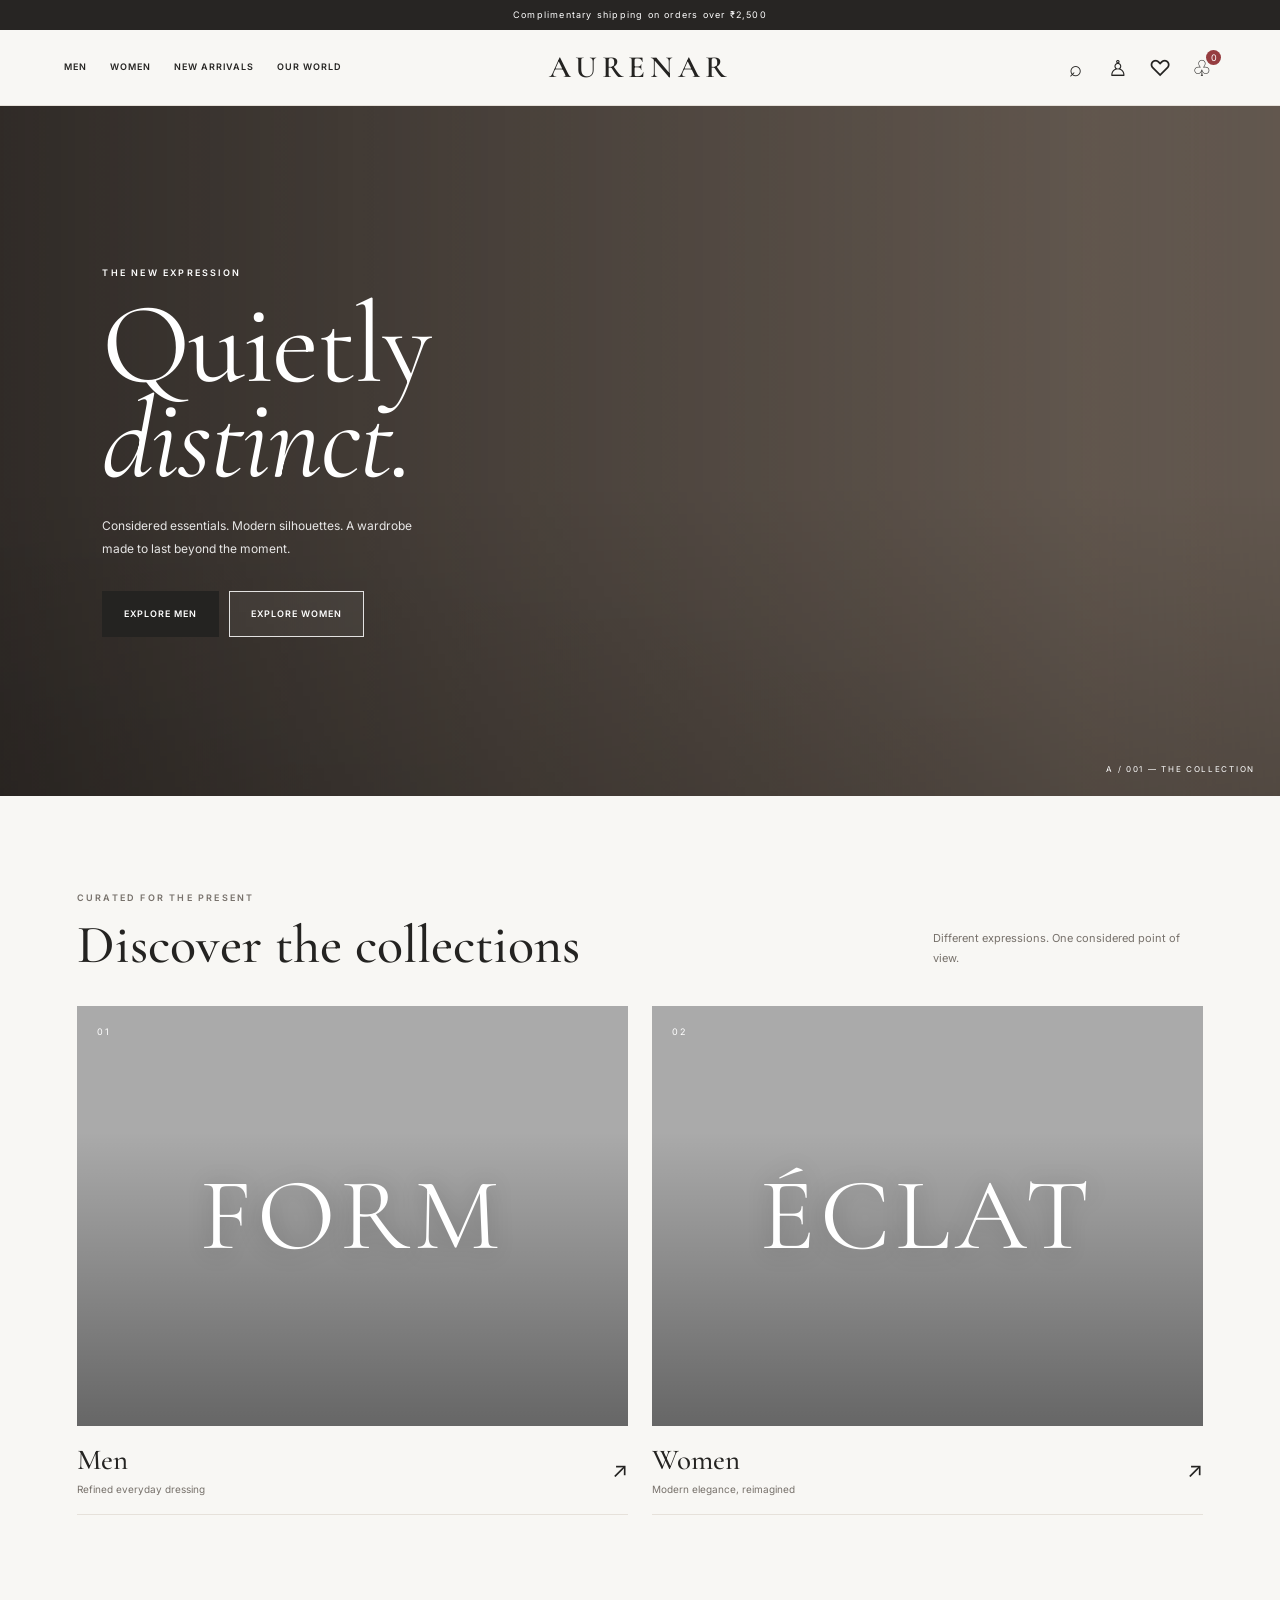
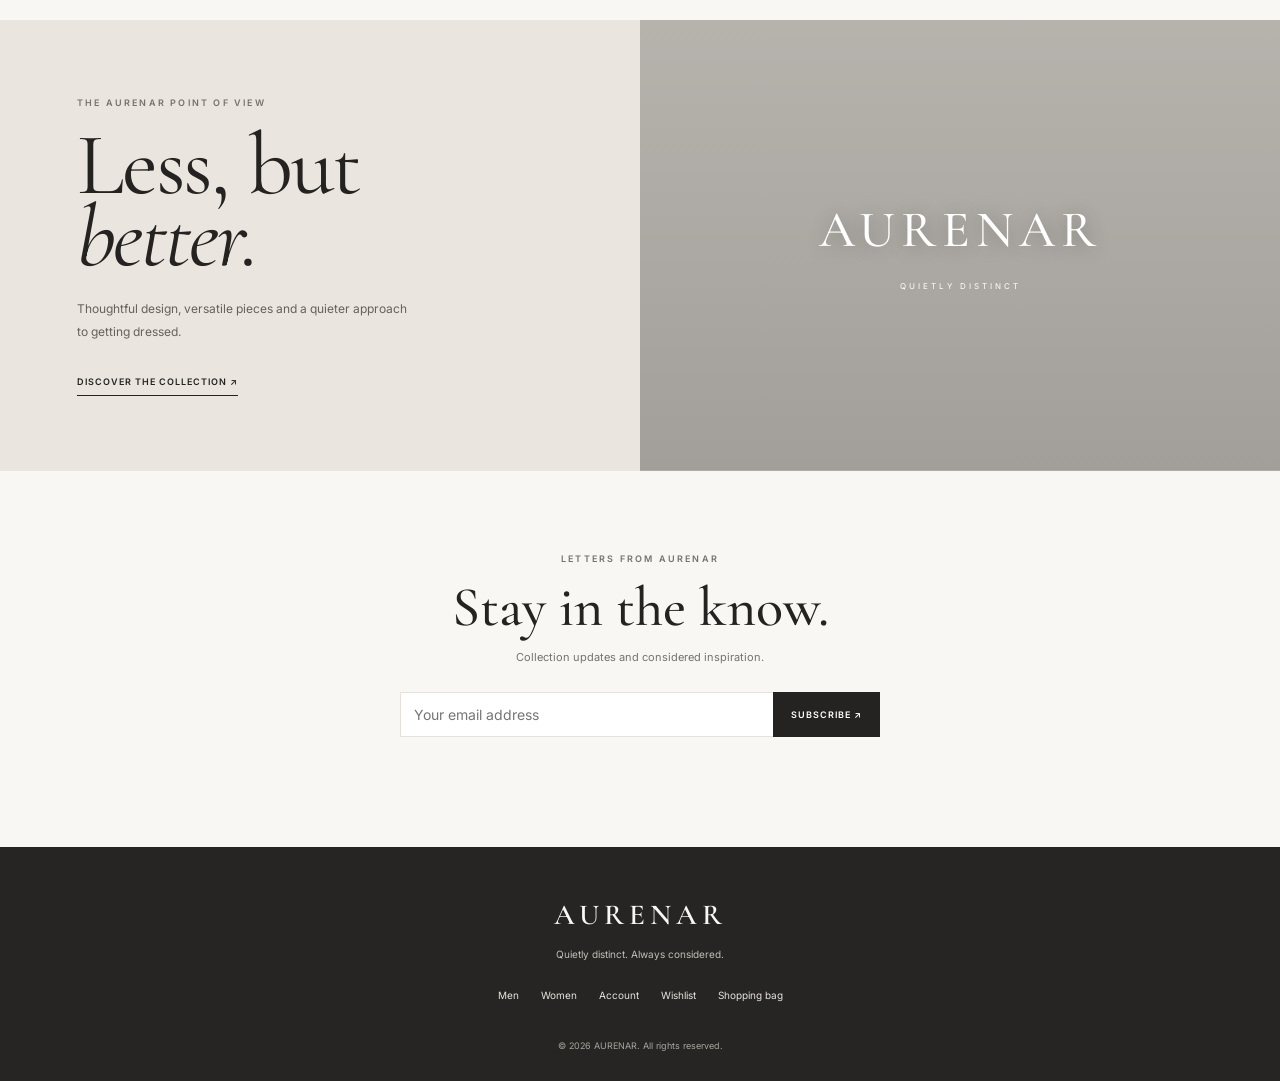
<file: index.html>
<!DOCTYPE html>
<html lang="en">
<head>
  <meta charset="UTF-8">
  <meta name="viewport" content="width=device-width, initial-scale=1">
  <meta name="theme-color" content="#f8f7f4">
  <meta name="description" content="AURENAR — Modern essentials, quietly distinct.">
  <title>AURENAR — Quietly Distinct</title>

  <link rel="preconnect" href="https://fonts.googleapis.com">
  <link rel="preconnect" href="https://fonts.gstatic.com" crossorigin>
  <link href="https://fonts.googleapis.com/css2?family=Cormorant+Garamond:wght@400;500;600;700&family=Inter:wght@400;500;600;700&display=swap" rel="stylesheet">

  <link rel="stylesheet" href="/styles.css?v=5"></head>

<body>
  <div class="announcement">
    Complimentary shipping on orders over ₹2,500
  </div>

  <header class="site-header">
    <button class="icon-button menu-toggle" id="menuToggle"
      type="button" aria-label="Open navigation" aria-expanded="false">
      ☰
    </button>

    <a class="brand" href="./index.html" aria-label="AURENAR home">
      AURENAR
    </a>

    <nav class="desktop-nav" aria-label="Main navigation">
      <a href="./men.html" class="nav-men">MEN</a>
      <a href="./women.html" class="nav-women">WOMEN</a>
      <a href="#new-arrivals">NEW ARRIVALS</a>
      <a href="#our-world">OUR WORLD</a>
    </nav>

    <div class="header-actions">
      <button class="icon-button" type="button" id="searchToggle"
        aria-label="Search products">⌕</button>

      <a class="icon-button" href="./account.html"
        aria-label="My account">♙</a>

      <a class="icon-button" href="./wishlist.html"
        aria-label="Wishlist">♡</a>

      <a class="icon-button bag-link" href="./cart.html"
        aria-label="Shopping bag">
        ♧ <span id="bagCount" class="bag-count">0</span>
      </a>
    </div>
  </header>

  <nav class="mobile-menu" id="mobileMenu" hidden>
    <a href="./men.html" class="mobile-men">MEN</a>
    <a href="./women.html" class="mobile-women">WOMEN</a>
    <a href="#new-arrivals">NEW ARRIVALS</a>
    <a href="#our-world">OUR WORLD</a>
    <a href="./account.html">MY ACCOUNT</a>
    <a href="./wishlist.html">WISHLIST</a>
    <a href="./cart.html">SHOPPING BAG</a>
  </nav>

  <form class="search-panel" id="searchForm" hidden>
    <label for="searchInput">What are you looking for?</label>
    <div class="search-row">
      <input id="searchInput" type="search"
        placeholder="Search clothing..." autocomplete="off">
      <button type="submit">SEARCH</button>
      <button type="button" id="searchClose"
        aria-label="Close search">✕</button>
    </div>
    <p id="searchMessage" aria-live="polite"></p>
  </form>

  <main>
    <section class="hero">
      <div class="hero-image" role="img"
        aria-label="Minimal contemporary fashion editorial"></div>

      <div class="hero-content">
        <p class="eyebrow">THE NEW EXPRESSION</p>
        <h1>Quietly<br><em>distinct.</em></h1>
        <p class="hero-description">
          Considered essentials. Modern silhouettes.
          A wardrobe made to last beyond the moment.
        </p>

        <div class="hero-buttons">
          <a class="button button-dark" href="./men.html">EXPLORE MEN</a>
          <a class="button button-light" href="./women.html">EXPLORE WOMEN</a>
        </div>
      </div>

      <span class="hero-index">A / 001 — THE COLLECTION</span>
    </section>

    <section class="collection-section" id="new-arrivals">
      <div class="section-heading">
        <div>
          <p class="eyebrow">CURATED FOR THE PRESENT</p>
          <h2>Discover the collections</h2>
        </div>
        <p class="section-note">
          Different expressions. One considered point of view.
        </p>
      </div>

      <div class="collection-grid">
        <a class="collection-card collection-men" href="./men.html">
          <div class="collection-art men-art">
            <span class="collection-number">01</span>
            <span class="collection-word">FORM</span>
          </div>
          <div class="collection-caption">
            <div>
              <h3>Men</h3>
              <p>Refined everyday dressing</p>
            </div>
            <span aria-hidden="true">↗</span>
          </div>
        </a>

        <a class="collection-card collection-women" href="./women.html">
          <div class="collection-art women-art">
            <span class="collection-number">02</span>
            <span class="collection-word">ÉCLAT</span>
          </div>
          <div class="collection-caption">
            <div>
              <h3>Women</h3>
              <p>Modern elegance, reimagined</p>
            </div>
            <span aria-hidden="true">↗</span>
          </div>
        </a>
      </div>
    </section>

    <section class="editorial" id="our-world">
      <div class="editorial-copy">
        <p class="eyebrow">THE AURENAR POINT OF VIEW</p>
        <h2>Less, but<br><em>better.</em></h2>
        <p>
          Thoughtful design, versatile pieces and a quieter
          approach to getting dressed.
        </p>
        <a class="text-link" href="./men.html">DISCOVER THE COLLECTION ↗</a>
      </div>
      <div class="editorial-art">
        <span>AURENAR</span>
        <p>QUIETLY DISTINCT</p>
      </div>
    </section>

    <section class="newsletter">
      <p class="eyebrow">LETTERS FROM AURENAR</p>
      <h2>Stay in the know.</h2>
      <p>Collection updates and considered inspiration.</p>

      <form id="newsletterForm" class="newsletter-form">
        <label class="visually-hidden" for="newsletterEmail">
          Email address
        </label>
        <input id="newsletterEmail" type="email"
          placeholder="Your email address" required>
        <button type="submit">SUBSCRIBE ↗</button>
      </form>
      <p id="newsletterMessage" aria-live="polite"></p>
    </section>
  </main>

  <footer class="site-footer">
    <a class="footer-brand" href="./index.html">AURENAR</a>
    <p>Quietly distinct. Always considered.</p>

    <div class="footer-links">
      <a href="./men.html">Men</a>
      <a href="./women.html">Women</a>
      <a href="./account.html">Account</a>
      <a href="./wishlist.html">Wishlist</a>
      <a href="./cart.html">Shopping bag</a>
    </div>

    <small>© <span id="currentYear"></span> AURENAR. All rights reserved.</small>
  </footer>

  <script>
    (() => {
      const $ = id => document.getElementById(id);

      $("currentYear").textContent = new Date().getFullYear();

      $("menuToggle").addEventListener("click", () => {
        const menu = $("mobileMenu");
        const isOpening = menu.hidden;
        menu.hidden = !isOpening;
        $("menuToggle").setAttribute("aria-expanded", String(isOpening));
        $("menuToggle").setAttribute(
          "aria-label", isOpening ? "Close navigation" : "Open navigation"
        );
      });

      $("mobileMenu").addEventListener("click", event => {
        if (event.target.closest("a")) {
          $("mobileMenu").hidden = true;
          $("menuToggle").setAttribute("aria-expanded", "false");
        }
      });

      $("searchToggle").addEventListener("click", () => {
        const panel = $("searchForm");
        panel.hidden = !panel.hidden;
        if (!panel.hidden) $("searchInput").focus();
      });

      $("searchClose").addEventListener("click", () => {
        $("searchForm").hidden = true;
        $("searchMessage").textContent = "";
      });

      $("searchForm").addEventListener("submit", event => {
        event.preventDefault();
        const query = $("searchInput").value.trim();
        if (!query) {
          $("searchMessage").textContent = "Enter a product name to search.";
          return;
        }

        sessionStorage.setItem("aurenar_search_query", query);
        window.location.href = "./search.html?q=" + encodeURIComponent(query);
      });

      // Display a count only when the existing cart stores its items here.
      // The final cart integration will standardise this storage format.
      function updateBagCount() {
        try {
          const saved = JSON.parse(
            localStorage.getItem("aurenar_cart") || "[]"
          );
          const count = Array.isArray(saved)
            ? saved.reduce((sum, item) => sum + Math.max(0, Number(item.quantity) || 0), 0)
            : 0;
          $("bagCount").textContent = count;
        } catch {
          $("bagCount").textContent = "0";
        }
      }

      updateBagCount();

      // Newsletter is not falsely presented as connected to a mailing service.
      $("newsletterForm").addEventListener("submit", event => {
        event.preventDefault();
        $("newsletterMessage").textContent =
          "Newsletter signup needs a connected email service before it can be activated.";
      });
    })();
  </script>
</body>
</html>
</file>
<file: styles.css>
/* ==========================================
   AURENAR — LUXURY STOREFRONT V5
   Quietly Distinct
   ========================================== */

:root {
  --background: #f8f7f4;
  --surface: #fff;
  --text: #242321;
  --muted: #77716b;
  --border: #e6e1da;
  --accent: #963d40;
  --heading-font: "Cormorant Garamond", Georgia, serif;
  --body-font: "Inter", Arial, sans-serif;
  --page-width: 1600px;
}

* {
  box-sizing: border-box;
}

html {
  scroll-behavior: smooth;
  scroll-padding-top: 90px;
  -webkit-text-size-adjust: 100%;
}

body {
  margin: 0;
  background: var(--background);
  color: var(--text);
  font-family: var(--body-font);
  font-size: 14px;
  line-height: 1.6;
  -webkit-font-smoothing: antialiased;
}

body,
button,
input,
select,
textarea {
  font-family: var(--body-font);
}

button,
input,
select,
textarea {
  font-size: inherit;
}

button,
a {
  -webkit-tap-highlight-color: transparent;
}

a {
  color: inherit;
  text-decoration: none;
}

button {
  color: inherit;
}

img {
  display: block;
  max-width: 100%;
}

button,
a,
input {
  outline-color: var(--accent);
}

button:focus-visible,
a:focus-visible,
input:focus-visible {
  outline: 2px solid var(--accent);
  outline-offset: 3px;
}

[hidden] {
  display: none !important;
}

::selection {
  background: #e9d7d3;
  color: #242321;
}

/* Announcement */

.announcement {
  min-height: 30px;
  display: flex;
  align-items: center;
  justify-content: center;
  padding: 6px 12px;
  background: #272523;
  color: #fff;
  text-align: center;
  font-size: 9px;
  letter-spacing: 1.2px;
  line-height: 1.5;
}

/* Header */

.site-header {
  position: relative;
  z-index: 50;
  width: 100%;
  min-height: 76px;
  display: grid;
  grid-template-columns: 1fr auto 1fr;
  align-items: center;
  gap: 20px;
  padding: 14px 5%;
  background: var(--background);
  border-bottom: 1px solid var(--border);
}

.brand,
.footer-brand {
  font-family: var(--heading-font);
  font-weight: 600;
  letter-spacing: 5px;
  white-space: nowrap;
}

.brand {
  grid-column: 2;
  grid-row: 1;
  font-size: 31px;
  line-height: 1;
  text-align: center;
}

.desktop-nav {
  grid-column: 1;
  grid-row: 1;
  display: flex;
  align-items: center;
  justify-content: flex-start;
  gap: clamp(12px, 1.8vw, 26px);
  white-space: nowrap;
}

.desktop-nav a {
  position: relative;
  padding: 8px 0;
  font-size: 9px;
  font-weight: 600;
  letter-spacing: 1px;
}

.desktop-nav a::after {
  content: "";
  position: absolute;
  right: 0;
  bottom: 2px;
  left: 0;
  height: 1px;
  background: currentColor;
  transform: scaleX(0);
  transform-origin: left;
  transition: transform 0.25s ease;
}

.desktop-nav a:hover::after {
  transform: scaleX(1);
}

.header-actions {
  grid-column: 3;
  grid-row: 1;
  display: flex;
  align-items: center;
  justify-content: flex-end;
  gap: 13px;
}

.icon-button {
  position: relative;
  min-width: 29px;
  min-height: 34px;
  display: inline-flex;
  align-items: center;
  justify-content: center;
  padding: 3px;
  border: 0;
  background: transparent;
  color: var(--text);
  font-size: 22px;
  line-height: 1;
  cursor: pointer;
}

.icon-button:hover {
  color: var(--accent);
}

.bag-count {
  position: absolute;
  top: -1px;
  right: -5px;
  min-width: 15px;
  height: 15px;
  display: flex;
  align-items: center;
  justify-content: center;
  padding: 0 3px;
  border-radius: 50%;
  background: var(--accent);
  color: #fff;
  font-size: 9px;
}

.menu-toggle {
  display: none;
}

/* Mobile navigation */

.mobile-menu {
  position: absolute;
  top: 106px;
  right: 0;
  left: 0;
  z-index: 60;
  padding: 12px 22px 22px;
  background: var(--background);
  border-bottom: 1px solid var(--border);
  box-shadow: 0 15px 30px rgb(0 0 0 / 8%);
}

.mobile-menu a {
  display: block;
  padding: 14px 0;
  border-bottom: 1px solid var(--border);
  font-size: 11px;
  font-weight: 600;
  letter-spacing: 1.2px;
}

.mobile-menu .mobile-men {
  color: #72272e;
}

.mobile-menu .mobile-women {
  color: #90608f;
}

/* Search */

.search-panel {
  position: relative;
  z-index: 40;
  padding: 22px 6%;
  background: #efede8;
  border-bottom: 1px solid var(--border);
}

.search-panel label {
  display: block;
  margin-bottom: 10px;
  font-size: 11px;
}

.search-row {
  display: flex;
  align-items: stretch;
  gap: 10px;
}

.search-row input,
.newsletter-form input {
  min-width: 0;
  flex: 1;
  padding: 13px;
  border: 1px solid var(--border);
  border-radius: 0;
  background: #fff;
  color: var(--text);
}

.search-row button,
.newsletter-form button {
  padding: 12px 17px;
  border: 1px solid var(--text);
  background: var(--text);
  color: #fff;
  font-size: 9px;
  font-weight: 600;
  letter-spacing: 1px;
  cursor: pointer;
  transition: background 0.2s ease;
}

.search-row button:hover,
.newsletter-form button:hover {
  background: var(--accent);
  border-color: var(--accent);
}

#searchMessage,
#newsletterMessage {
  color: var(--muted);
  font-size: 11px;
}

/* ==========================================
   HERO — FASHION EDITORIAL PHOTOGRAPHY
   ========================================== */

.hero {
  position: relative;
  width: 100%;
  max-width: var(--page-width);
  min-height: min(690px, 72vw);
  min-height: clamp(490px, 54vw, 690px);
  display: flex;
  align-items: center;
  margin: 0 auto;
  overflow: hidden;
  isolation: isolate;
  background: #6e6258;
}

.hero-image {
  position: absolute;
  z-index: -2;
  inset: 0;
  background-image:
    linear-gradient(
      90deg,
      rgb(22 20 19 / 70%) 0%,
      rgb(22 20 19 / 43%) 38%,
      rgb(22 20 19 / 5%) 100%
    ),
    url("https://images.unsplash.com/photo-1617137968427-85924c800a22?auto=format&fit=crop&w=2200&q=85");
  background-position: center, center 36%;
  background-size: cover;
  background-repeat: no-repeat;
  transform: scale(1.01);
  animation: heroReveal 1.1s ease both;
}

.hero-image::before {
  content: "";
  position: absolute;
  inset: 0;
  background: linear-gradient(
    0deg,
    rgb(0 0 0 / 17%),
    transparent 45%
  );
}

.hero-image::after {
  content: "";
  position: absolute;
  top: 0;
  right: 0;
  bottom: 0;
  width: 15%;
  background: linear-gradient(90deg, transparent, rgb(0 0 0 / 7%));
}

.hero-content {
  position: relative;
  z-index: 2;
  width: min(570px, 72%);
  margin-left: 8%;
  padding: 75px 0;
  color: #fff;
  animation: contentReveal 0.9s 0.1s ease both;
}

.eyebrow {
  margin: 0 0 18px;
  font-size: 9px;
  font-weight: 600;
  letter-spacing: 2.2px;
  line-height: 1.7;
}

.hero h1,
.editorial h2 {
  margin: 0;
  font-family: var(--heading-font);
  font-size: clamp(72px, 9vw, 116px);
  font-weight: 400;
  line-height: 0.82;
  letter-spacing: -2px;
}

.hero h1 em,
.editorial h2 em {
  font-weight: 400;
}

.hero-description {
  max-width: 340px;
  margin: 28px 0 30px;
  font-size: 12px;
  line-height: 1.9;
  color: rgb(255 255 255 / 88%);
}

.hero-buttons {
  display: flex;
  flex-wrap: wrap;
  gap: 10px;
}

.button {
  min-height: 46px;
  display: inline-flex;
  align-items: center;
  justify-content: center;
  padding: 14px 21px;
  border: 1px solid transparent;
  font-size: 9px;
  font-weight: 600;
  letter-spacing: 1px;
  transition:
    background 0.25s ease,
    color 0.25s ease,
    border-color 0.25s ease;
}

.button-dark {
  border-color: #242321;
  background: #242321;
  color: #fff;
}

.button-dark:hover {
  border-color: var(--accent);
  background: var(--accent);
}

.button-light {
  border-color: rgb(255 255 255 / 85%);
  background: rgb(255 255 255 / 5%);
  color: #fff;
}

.button-light:hover {
  background: #fff;
  color: #242321;
}

.hero-index {
  position: absolute;
  right: 25px;
  bottom: 20px;
  z-index: 3;
  color: #fff;
  font-size: 8px;
  letter-spacing: 1.7px;
}

@keyframes heroReveal {
  from {
    opacity: 0.65;
    transform: scale(1.045);
  }

  to {
    opacity: 1;
    transform: scale(1.01);
  }
}

@keyframes contentReveal {
  from {
    opacity: 0;
    transform: translateY(15px);
  }

  to {
    opacity: 1;
    transform: translateY(0);
  }
}

/* ==========================================
   COLLECTIONS
   ========================================== */

.collection-section {
  width: 100%;
  max-width: var(--page-width);
  margin: 0 auto;
  padding: 94px 6% 105px;
}

.section-heading {
  display: flex;
  align-items: flex-end;
  justify-content: space-between;
  gap: 24px;
  margin-bottom: 32px;
}

.section-heading .eyebrow {
  margin-bottom: 12px;
  color: var(--muted);
}

.section-heading h2,
.newsletter h2 {
  margin: 0;
  font-family: var(--heading-font);
  font-size: clamp(38px, 4.5vw, 54px);
  font-weight: 500;
  line-height: 1.05;
}

.section-note {
  max-width: 270px;
  margin: 0 0 5px;
  color: var(--muted);
  font-size: 11px;
  line-height: 1.8;
}

.collection-grid {
  display: grid;
  grid-template-columns: repeat(2, minmax(0, 1fr));
  gap: 24px;
}

.collection-card {
  min-width: 0;
  display: block;
}

.collection-art {
  position: relative;
  min-height: 420px;
  display: flex;
  align-items: center;
  justify-content: center;
  overflow: hidden;
  isolation: isolate;
  background-color: #aaa;
  transition: filter 0.35s ease;
}

.collection-card:hover .collection-art {
  filter: brightness(0.91);
}

.collection-art::before {
  content: "";
  position: absolute;
  z-index: -1;
  inset: 0;
  background: linear-gradient(
    0deg,
    rgb(0 0 0 / 40%),
    transparent 70%
  );
  transition: opacity 0.3s ease;
}

.collection-card:hover .collection-art::before {
  opacity: 0.8;
}

.men-art {
  background-image: url("https://images.unsplash.com/photo-1515886657613-9f3515b0c78f?auto=format&fit=crop&w=1100&q=85");
  background-position: center 28%;
  background-size: cover;
  color: #fff;
}

.women-art {
  background-image: url("https://images.unsplash.com/photo-1539109136881-3be0616acf4b?auto=format&fit=crop&w=1100&q=85");
  background-position: center 25%;
  background-size: cover;
  color: #fff;
}

.collection-number {
  position: absolute;
  top: 19px;
  left: 20px;
  color: #fff;
  font-size: 9px;
  letter-spacing: 2px;
}

.collection-word {
  position: relative;
  z-index: 2;
  font-family: var(--heading-font);
  font-size: clamp(52px, 8vw, 104px);
  font-weight: 400;
  letter-spacing: 5px;
  text-align: center;
  text-shadow: 0 2px 24px rgb(0 0 0 / 22%);
  transition: transform 0.35s ease;
}

.collection-card:hover .collection-word {
  transform: translateY(-5px);
}

.collection-caption {
  display: flex;
  align-items: center;
  justify-content: space-between;
  gap: 14px;
  padding: 17px 0;
  border-bottom: 1px solid var(--border);
}

.collection-caption h3 {
  margin: 0;
  font-family: var(--heading-font);
  font-size: 29px;
  font-weight: 500;
  line-height: 1.15;
}

.collection-caption p {
  margin: 5px 0 0;
  color: var(--muted);
  font-size: 10px;
}

.collection-caption > span {
  font-size: 21px;
  transition: transform 0.2s ease;
}

.collection-card:hover .collection-caption > span {
  transform: translate(3px, -3px);
}

/* ==========================================
   EDITORIAL
   ========================================== */

.editorial {
  display: grid;
  grid-template-columns: 1fr 1fr;
  min-height: 440px;
  background: #eae6df;
}

.editorial-copy {
  align-self: center;
  padding: 75px 12%;
}

.editorial-copy .eyebrow {
  color: var(--muted);
}

.editorial h2 {
  font-size: clamp(64px, 7vw, 88px);
}

.editorial-copy > p:not(.eyebrow) {
  max-width: 330px;
  margin: 25px 0;
  color: #66615b;
  font-size: 12px;
  line-height: 1.9;
}

.text-link {
  display: inline-block;
  padding-bottom: 6px;
  border-bottom: 1px solid var(--text);
  font-size: 9px;
  font-weight: 600;
  letter-spacing: 1px;
  transition: color 0.2s ease;
}

.text-link:hover {
  color: var(--accent);
  border-color: var(--accent);
}

.editorial-art {
  position: relative;
  min-height: 380px;
  display: flex;
  flex-direction: column;
  align-items: center;
  justify-content: center;
  overflow: hidden;
  background-image:
    linear-gradient(rgb(28 25 23 / 25%), rgb(28 25 23 / 35%)),
    url("https://images.unsplash.com/photo-1490481651871-ab68de25d43d?auto=format&fit=crop&w=1300&q=85");
  background-position: center;
  background-size: cover;
  color: #fff;
  text-align: center;
}

.editorial-art span {
  font-family: var(--heading-font);
  font-size: clamp(34px, 4vw, 56px);
  font-weight: 500;
  letter-spacing: 6px;
  text-shadow: 0 2px 20px rgb(0 0 0 / 30%);
}

.editorial-art p {
  font-size: 8px;
  letter-spacing: 3px;
}

/* ==========================================
   NEWSLETTER
   ========================================== */

.newsletter {
  padding: 80px 20px 85px;
  text-align: center;
}

.newsletter .eyebrow {
  margin-bottom: 12px;
  color: var(--muted);
}

.newsletter h2 {
  font-size: clamp(40px, 5vw, 56px);
}

.newsletter > p:not(.eyebrow) {
  margin: 12px 0 25px;
  color: var(--muted);
  font-size: 11px;
}

.newsletter-form {
  width: min(480px, 100%);
  display: flex;
  margin: 0 auto;
}

.newsletter-form input {
  min-width: 0;
  flex: 1;
  border-right: 0;
  border-radius: 0;
}

.newsletter-form button {
  white-space: nowrap;
}

/* ==========================================
   FOOTER
   ========================================== */

.site-footer {
  padding: 45px 20px 26px;
  background: #272523;
  color: #f8f7f4;
  text-align: center;
}

.footer-brand {
  display: inline-block;
  font-size: 29px;
}

.site-footer > p {
  margin: 8px 0 25px;
  color: #c4beb7;
  font-size: 10px;
}

.footer-links {
  display: flex;
  align-items: center;
  justify-content: center;
  flex-wrap: wrap;
  gap: 22px;
  margin-bottom: 30px;
}

.footer-links a {
  color: #e7e3dd;
  font-size: 10px;
  transition: color 0.2s ease;
}

.footer-links a:hover {
  color: #c99a9a;
}

.site-footer small {
  color: #aaa39b;
  font-size: 9px;
}

.visually-hidden {
  position: absolute;
  width: 1px;
  height: 1px;
  overflow: hidden;
  clip: rect(0, 0, 0, 0);
  white-space: nowrap;
  clip-path: inset(50%);
}

/* ==========================================
   SHARED PRODUCT COMPONENTS
   Applies when these elements exist on other
   AURENAR pages using this stylesheet.
   ========================================== */

.product-grid {
  display: grid;
  grid-template-columns: repeat(4, minmax(0, 1fr));
  gap: 24px 15px;
}

.product-card {
  position: relative;
  min-width: 0;
}

.product-image,
.product-card img {
  width: 100%;
  aspect-ratio: 3 / 4;
  object-fit: cover;
  background: #eeebe5;
}

.product-image {
  position: relative;
  overflow: hidden;
}

.product-card img {
  transition: transform 0.4s ease;
}

.product-card:hover img {
  transform: scale(1.025);
}

.product-name {
  margin: 10px 0 4px;
  font-size: 12px;
  font-weight: 500;
}

.product-price {
  margin: 0;
  font-size: 12px;
}

.product-category {
  margin: 3px 0;
  color: var(--muted);
  font-size: 10px;
}

.wishlist-button {
  position: absolute;
  top: 10px;
  right: 10px;
  z-index: 5;
  width: 35px;
  height: 35px;
  display: flex;
  align-items: center;
  justify-content: center;
  border: 0;
  border-radius: 50%;
  background: rgb(255 255 255 / 92%);
  color: #242321;
  font-size: 21px;
  cursor: pointer;
}

.wishlist-button.active,
.wishlist-button[aria-pressed="true"] {
  color: #a52f3a;
}

/* General page containers */

.page-container {
  width: min(1280px, 90%);
  margin: 0 auto;
  padding: 45px 0 80px;
}

.page-title {
  margin: 0 0 12px;
  font-family: var(--heading-font);
  font-size: clamp(38px, 6vw, 64px);
  font-weight: 500;
  line-height: 1.1;
}

.page-description {
  color: var(--muted);
  font-size: 12px;
}

input,
select,
textarea {
  max-width: 100%;
}

input,
select,
textarea {
  border-radius: 0;
}

button:disabled {
  opacity: 0.55;
  cursor: not-allowed;
}

/* ==========================================
   TABLET
   ========================================== */

@media (max-width: 1050px) {
  .site-header {
    gap: 12px;
    padding-right: 3%;
    padding-left: 3%;
  }

  .brand {
    font-size: 27px;
    letter-spacing: 4px;
  }

  .desktop-nav {
    gap: 12px;
  }

  .desktop-nav a {
    font-size: 8px;
    letter-spacing: 0.5px;
  }

  .header-actions {
    gap: 7px;
  }

  .collection-art {
    min-height: 340px;
  }

  .product-grid {
    grid-template-columns: repeat(3, minmax(0, 1fr));
  }
}

/* ==========================================
   MOBILE
   ========================================== */

@media (max-width: 720px) {
  html {
    scroll-padding-top: 70px;
  }

  .announcement {
    min-height: 28px;
    padding: 5px 8px;
    font-size: 8px;
    letter-spacing: 0.6px;
  }

  .site-header {
    min-height: 68px;
    grid-template-columns: 35px minmax(0, 1fr) auto;
    gap: 7px;
    padding: 11px 12px;
  }

  .menu-toggle {
    grid-column: 1;
    grid-row: 1;
    display: inline-flex;
    font-size: 21px;
  }

  .brand {
    grid-column: 2;
    grid-row: 1;
    justify-self: center;
    font-size: 25px;
    letter-spacing: 3px;
  }

  .desktop-nav {
    display: none;
  }

  .header-actions {
    grid-column: 3;
    grid-row: 1;
    gap: 3px;
  }

  .header-actions .icon-button {
    min-width: 24px;
    min-height: 32px;
    font-size: 19px;
  }

  .header-actions a[aria-label="My account"] {
    display: none;
  }

  .mobile-menu {
    top: 96px;
  }

  .search-panel {
    padding: 18px 15px;
  }

  .search-row {
    flex-wrap: wrap;
  }

  .search-row input {
    flex-basis: 100%;
  }

  .search-row button {
    flex: 1;
  }

  .hero {
    min-height: 560px;
    align-items: flex-end;
  }

  .hero-image {
    background-image:
      linear-gradient(
        0deg,
        rgb(19 17 16 / 82%) 0%,
        rgb(19 17 16 / 48%) 42%,
        rgb(19 17 16 / 7%) 100%
      ),
      url("https://images.unsplash.com/photo-1617137968427-85924c800a22?auto=format&fit=crop&w=1000&q=85");
    background-position: center, 58% center;
  }

  .hero-content {
    width: 100%;
    margin: 0;
    padding: 42px 22px 58px;
  }

  .hero .eyebrow {
    margin-bottom: 16px;
  }

  .hero h1 {
    font-size: clamp(68px, 17vw, 92px);
  }

  .hero-description {
    max-width: 300px;
    margin: 21px 0 24px;
    font-size: 11px;
  }

  .hero-buttons {
    gap: 8px;
  }

  .button {
    min-height: 44px;
    padding: 12px 13px;
    font-size: 8px;
  }

  .hero-index {
    right: 14px;
    bottom: 12px;
    font-size: 7px;
  }

  .collection-section {
    padding: 56px 15px 62px;
  }

  .section-heading {
    display: block;
    margin-bottom: 21px;
  }

  .section-heading h2 {
    font-size: 39px;
  }

  .section-note {
    max-width: 300px;
    margin-top: 12px;
    font-size: 10px;
  }

  .collection-grid {
    grid-template-columns: repeat(2, minmax(0, 1fr));
    gap: 10px;
  }

  .collection-art {
    min-height: 250px;
  }

  .collection-number {
    top: 12px;
    left: 10px;
    font-size: 8px;
  }

  .collection-word {
    font-size: clamp(30px, 8.5vw, 50px);
    letter-spacing: 1px;
  }

  .collection-caption {
    align-items: flex-start;
    gap: 5px;
    padding: 12px 0;
  }

  .collection-caption h3 {
    font-size: 24px;
  }

  .collection-caption p {
    font-size: 9px;
    line-height: 1.5;
  }

  .collection-caption > span {
    font-size: 18px;
  }

  .editorial {
    grid-template-columns: 1fr;
  }

  .editorial-copy {
    padding: 55px 23px;
  }

  .editorial h2 {
    font-size: 68px;
  }

  .editorial-art {
    min-height: 300px;
  }

  .editorial-art span {
    font-size: 36px;
    letter-spacing: 4px;
  }

  .newsletter {
    padding: 57px 16px 62px;
  }

  .newsletter h2 {
    font-size: 40px;
  }

  .newsletter-form input {
    padding: 12px 10px;
    font-size: 11px;
  }

  .newsletter-form button {
    padding: 12px 10px;
    font-size: 8px;
  }

  .site-footer {
    padding: 36px 15px 23px;
  }

  .footer-links {
    gap: 13px 18px;
  }

  .product-grid {
    grid-template-columns: repeat(2, minmax(0, 1fr));
    gap: 22px 10px;
  }

  .page-container {
    width: calc(100% - 30px);
    padding: 30px 0 55px;
  }
}

/* Small phones */

@media (max-width: 360px) {
  .site-header {
    padding-right: 8px;
    padding-left: 8px;
  }

  .brand {
    font-size: 21px;
    letter-spacing: 2px;
  }

  .header-actions {
    gap: 1px;
  }

  .header-actions .icon-button {
    min-width: 22px;
    font-size: 18px;
  }

  .hero {
    min-height: 510px;
  }

  .hero-content {
    padding-right: 16px;
    padding-left: 16px;
  }

  .hero-buttons {
    gap: 6px;
  }

  .button {
    padding-right: 10px;
    padding-left: 10px;
  }

  .collection-art {
    min-height: 210px;
  }

  .collection-word {
    font-size: 29px;
  }

  .collection-caption h3 {
    font-size: 22px;
  }

  .newsletter-form {
    flex-direction: column;
    gap: 8px;
  }

  .newsletter-form input {
    border-right: 1px solid var(--border);
  }

  .newsletter-form button {
    min-height: 42px;
  }
}

/* Respect reduced-motion preferences */

@media (prefers-reduced-motion: reduce) {
  *,
  *::before,
  *::after {
    scroll-behavior: auto !important;
    animation-duration: 0.01ms !important;
    animation-iteration-count: 1 !important;
    transition-duration: 0.01ms !important;
  }
}
/* AURENAR — Product page drawers */
.overlay {
  position: fixed;
  inset: 0;
  z-index: 90;
  background: rgba(0, 0, 0, 0.38);
  opacity: 0;
  visibility: hidden;
  transition: opacity 0.25s ease, visibility 0.25s ease;
}

.overlay.open {
  opacity: 1;
  visibility: visible;
}

.drawer {
  position: fixed;
  z-index: 100;
  top: 0;
  right: 0;
  width: min(460px, 100%);
  height: 100dvh;
  display: flex;
  flex-direction: column;
  background: #f7f6f2;
  color: #171715;
  box-shadow: -10px 0 35px rgba(0, 0, 0, 0.08);
  transform: translateX(105%);
  visibility: hidden;
  transition: transform 0.3s ease, visibility 0.3s ease;
}

.drawer.open {
  transform: translateX(0);
  visibility: visible;
}

.drawer--wide {
  width: min(520px, 100%);
}

.drawer--checkout {
  width: min(560px, 100%);
}

.drawer-head {
  min-height: 76px;
  padding: 18px 22px;
  display: flex;
  align-items: center;
  justify-content: space-between;
  border-bottom: 1px solid #dedbd4;
}

.drawer-head h2 {
  margin: 0;
  font-family: "Cormorant Garamond", serif;
  font-size: 30px;
  font-weight: 500;
}

.close-btn {
  width: 38px;
  height: 38px;
  font-size: 27px;
}

.drawer-body,
.search-wrap {
  padding: 22px;
  overflow-y: auto;
}

.drawer-foot {
  margin-top: auto;
  padding: 20px 22px;
  border-top: 1px solid #dedbd4;
}

.search-wrap input,
.checkout-form input,
.auth-form input {
  width: 100%;
  min-height: 48px;
  padding: 12px;
  border: 1px solid #c9c5bc;
  background: #fff;
  color: #171715;
}

.search-result {
  display: flex;
  align-items: center;
  gap: 14px;
  padding: 12px 0;
  border-bottom: 1px solid #dedbd4;
}

.search-result img {
  width: 58px;
  height: 72px;
  object-fit: cover;
}

.checkout-form {
  display: grid;
  gap: 14px;
}

.two-col {
  display: grid;
  grid-template-columns: 1fr 1fr;
  gap: 10px;
}

.primary-btn,
.secondary-btn {
  min-height: 48px;
  padding: 12px 18px;
  border: 1px solid #171715;
  font-size: 11px;
  letter-spacing: 1px;
}

.primary-btn {
  background: #171715;
  color: #fff;
}

.secondary-btn {
  background: transparent;
  color: #171715;
}

.empty-state,
.form-message {
  padding: 18px 0;
  color: #77746e;
  font-size: 13px;
}

.toast {
  position: fixed;
  z-index: 120;
  left: 50%;
  bottom: 24px;
  padding: 12px 18px;
  background: #171715;
  color: white;
  transform: translate(-50%, 20px);
  opacity: 0;
  visibility: hidden;
  transition: 0.2s ease;
}

.toast.show {
  transform: translate(-50%, 0);
  opacity: 1;
  visibility: visible;
}

[hidden] {
  display: none !important;
}

@media (max-width: 600px) {
  .drawer-head {
    min-height: 65px;
    padding: 14px 17px;
  }

  .drawer-body,
  .search-wrap {
    padding: 17px;
  }
}
/* AURENAR — FIX PRODUCT PAGE DRAWERS */

#bagDrawer,
#accountDrawer,
#searchDrawer,
#checkoutDrawer {
  position: fixed !important;
  top: 0 !important;
  right: 0 !important;
  bottom: 0 !important;
  left: auto !important;

  width: min(460px, 100%) !important;
  height: 100vh !important;
  height: 100dvh !important;

  display: flex !important;
  flex-direction: column !important;

  background: #f8f7f3 !important;
  color: #191919 !important;

  z-index: 1001 !important;

  overflow-y: auto !important;

  transform: translateX(105%) !important;
  visibility: hidden !important;
  opacity: 0 !important;

  transition:
    transform .3s ease,
    opacity .3s ease,
    visibility .3s ease !important;
}

#bagDrawer.open,
#accountDrawer.open,
#searchDrawer.open,
#checkoutDrawer.open {
  transform: translateX(0) !important;
  visibility: visible !important;
  opacity: 1 !important;
}

#overlay {
  position: fixed !important;
  inset: 0 !important;
  z-index: 1000 !important;

  background: rgba(0, 0, 0, .42) !important;

  opacity: 0 !important;
  visibility: hidden !important;

  transition: .3s ease !important;
}

#overlay.open {
  opacity: 1 !important;
  visibility: visible !important;
}

body.drawer-open {
  overflow: hidden !important;
}

#bagDrawer *,
#accountDrawer *,
#searchDrawer *,
#checkoutDrawer * {
  box-sizing: border-box;
}

@media (max-width: 600px) {
  #bagDrawer,
  #accountDrawer,
  #searchDrawer,
  #checkoutDrawer {
    width: 100% !important;
  }
}
</file>
